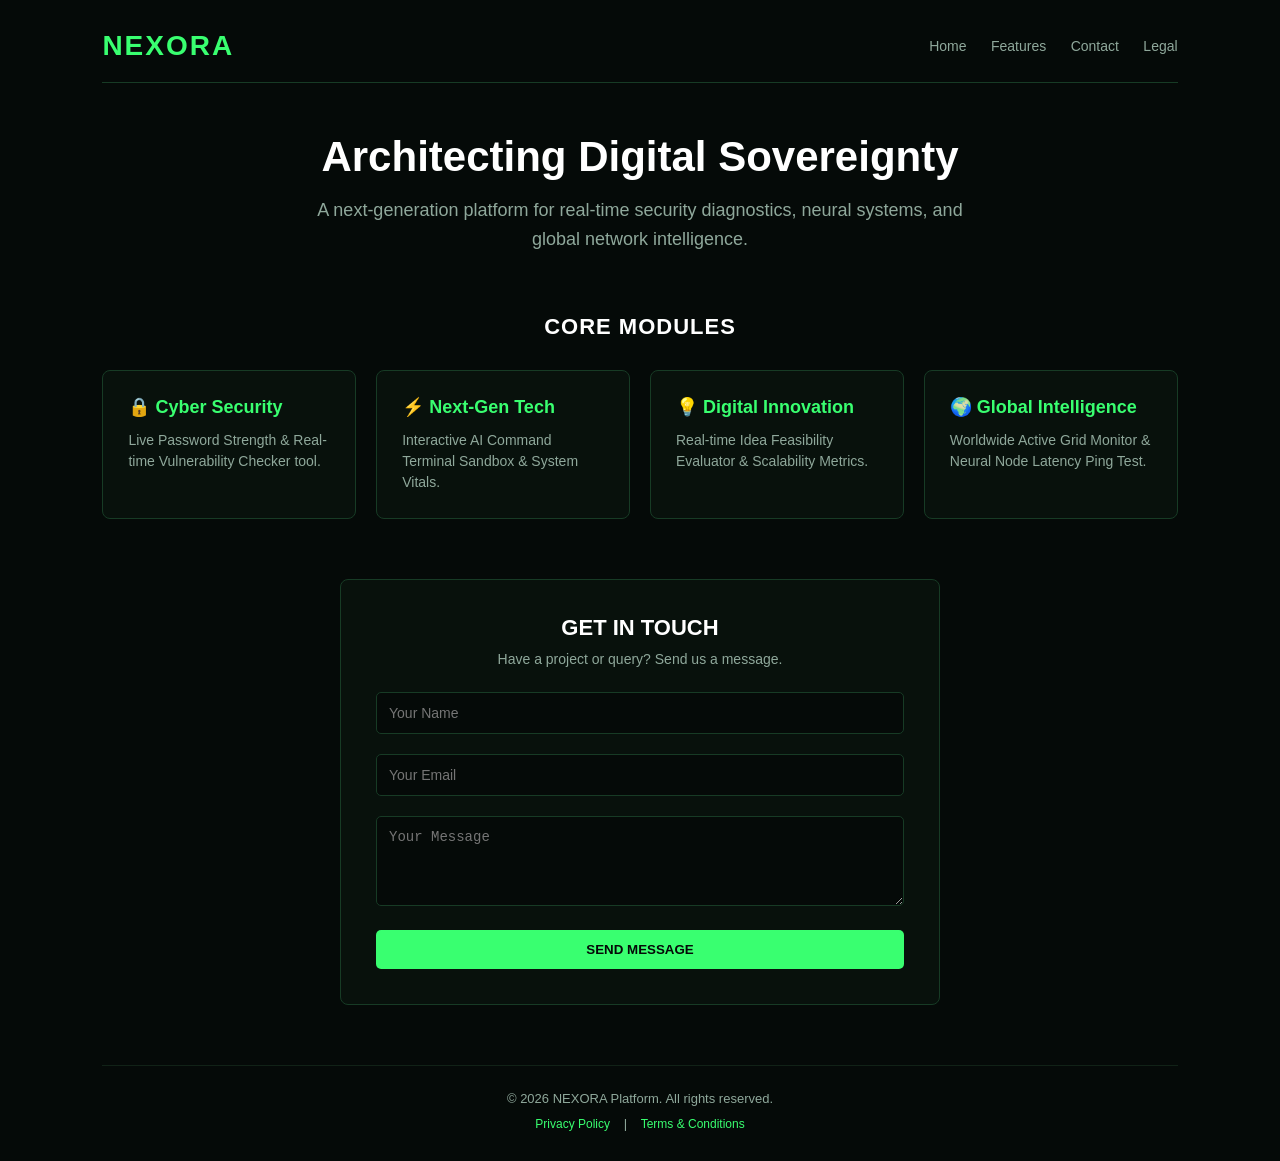
<file: index.html>
<!DOCTYPE html>
<html lang="en">
<head>
    <meta charset="UTF-8">
    <meta name="viewport" content="width=device-width, initial-scale=1.0">
    <title>NEXORA | Cyber Tech Platform</title>
    <style>
        * { margin: 0; padding: 0; box-sizing: border-box; }
        body { background: #050a08; color: #eaffea; font-family: Arial, sans-serif; min-height: 100vh; padding: 30px 8%; }
        
        nav { display: flex; justify-content: space-between; align-items: center; margin-bottom: 50px; border-bottom: 1px solid #173b25; padding-bottom: 20px; }
        .logo { font-size: 28px; font-weight: bold; color: #39ff70; letter-spacing: 2px; }
        .nav-links a { color: #8fa89b; text-decoration: none; margin-left: 20px; font-size: 14px; transition: 0.3s; }
        .nav-links a:hover { color: #39ff70; }

        .hero { text-align: center; margin-bottom: 60px; }
        .hero h1 { font-size: 42px; color: #ffffff; margin-bottom: 15px; }
        .hero p { color: #8fa89b; font-size: 18px; max-width: 650px; margin: 0 auto; line-height: 1.6; }

        .section-title { font-size: 22px; color: #ffffff; text-align: center; margin-bottom: 30px; letter-spacing: 1px; }

        .grid-container { display: grid; grid-template-columns: repeat(auto-fit, minmax(250px, 1fr)); gap: 20px; margin-bottom: 60px; }
        
        .card { background: #08110c; border: 1px solid #173b25; border-radius: 8px; padding: 25px; text-decoration: none; color: inherit; transition: all 0.3s ease; display: block; }
        .card:hover { border-color: #39ff70; transform: translateY(-5px); box-shadow: 0 5px 15px rgba(57, 255, 112, 0.1); }
        .card h3 { color: #39ff70; font-size: 18px; margin-bottom: 12px; }
        .card p { color: #8fa89b; font-size: 14px; line-height: 1.5; }

        /* Contact Section Style */
        .contact-section { background: #08110c; border: 1px solid #173b25; border-radius: 8px; padding: 35px; max-width: 600px; margin: 0 auto 60px auto; }
        .contact-section h2 { color: #ffffff; text-align: center; font-size: 22px; margin-bottom: 10px; }
        .contact-section p { color: #8fa89b; text-align: center; font-size: 14px; margin-bottom: 25px; }
        .form-group { margin-bottom: 20px; }
        .form-group input, .form-group textarea { width: 100%; padding: 12px; background: #050a08; border: 1px solid #173b25; border-radius: 5px; color: #eaffea; font-size: 14px; }
        .form-group input:focus, .form-group textarea:focus { border-color: #39ff70; outline: none; }
        .submit-btn { width: 100%; background: #39ff70; color: #050a08; border: none; padding: 12px; font-weight: bold; border-radius: 5px; cursor: pointer; transition: 0.3s; }
        .submit-btn:hover { background: #2ecc61; box-shadow: 0 0 10px rgba(57, 255, 112, 0.3); }

        footer { text-align: center; color: #8fa89b; font-size: 13px; padding-top: 25px; border-top: 1px solid #112217; }
        .footer-links { margin-top: 10px; }
        .footer-links a { color: #39ff70; text-decoration: none; margin: 0 10px; font-size: 12px; }
        .footer-links a:hover { text-decoration: underline; }
    </style>
</head>
<body>

    <nav>
        <div class="logo">NEXORA</div>
        <div class="nav-links">
            <a href="index.html">Home</a>
            <a href="#features">Features</a>
            <a href="#contact">Contact</a>
            <a href="privacy-terms.html">Legal</a>
        </div>
    </nav>

    <div class="hero">
        <h1>Architecting Digital Sovereignty</h1>
        <p>A next-generation platform for real-time security diagnostics, neural systems, and global network intelligence.</p>
    </div>

    <h2 class="section-title" id="features">CORE MODULES</h2>

    <div class="grid-container">
        <a href="cyber-security.html" class="card">
            <h3>🔒 Cyber Security</h3>
            <p>Live Password Strength & Real-time Vulnerability Checker tool.</p>
        </a>

        <a href="next-gen-tech.html" class="card">
            <h3>⚡ Next-Gen Tech</h3>
            <p>Interactive AI Command Terminal Sandbox & System Vitals.</p>
        </a>

        <a href="digital-innovation.html" class="card">
            <h3>💡 Digital Innovation</h3>
            <p>Real-time Idea Feasibility Evaluator & Scalability Metrics.</p>
        </a>

        <a href="global-intelligence.html" class="card">
            <h3>🌍 Global Intelligence</h3>
            <p>Worldwide Active Grid Monitor & Neural Node Latency Ping Test.</p>
        </a>
    </div>

    <!-- Contact Section -->
    <div class="contact-section" id="contact">
        <h2>GET IN TOUCH</h2>
        <p>Have a project or query? Send us a message.</p>
        <form onsubmit="event.preventDefault(); alert('Message sent successfully!');">
            <div class="form-group">
                <input type="text" placeholder="Your Name" required>
            </div>
            <div class="form-group">
                <input type="email" placeholder="Your Email" required>
            </div>
            <div class="form-group">
                <textarea rows="4" placeholder="Your Message" required></textarea>
            </div>
            <button type="submit" class="submit-btn">SEND MESSAGE</button>
        </form>
    </div>

    <footer>
        <div>&copy; 2026 NEXORA Platform. All rights reserved.</div>
        <div class="footer-links">
            <a href="privacy-terms.html">Privacy Policy</a> | 
            <a href="privacy-terms.html">Terms & Conditions</a>
        </div>
    </footer>

</body>
</html>
</file>
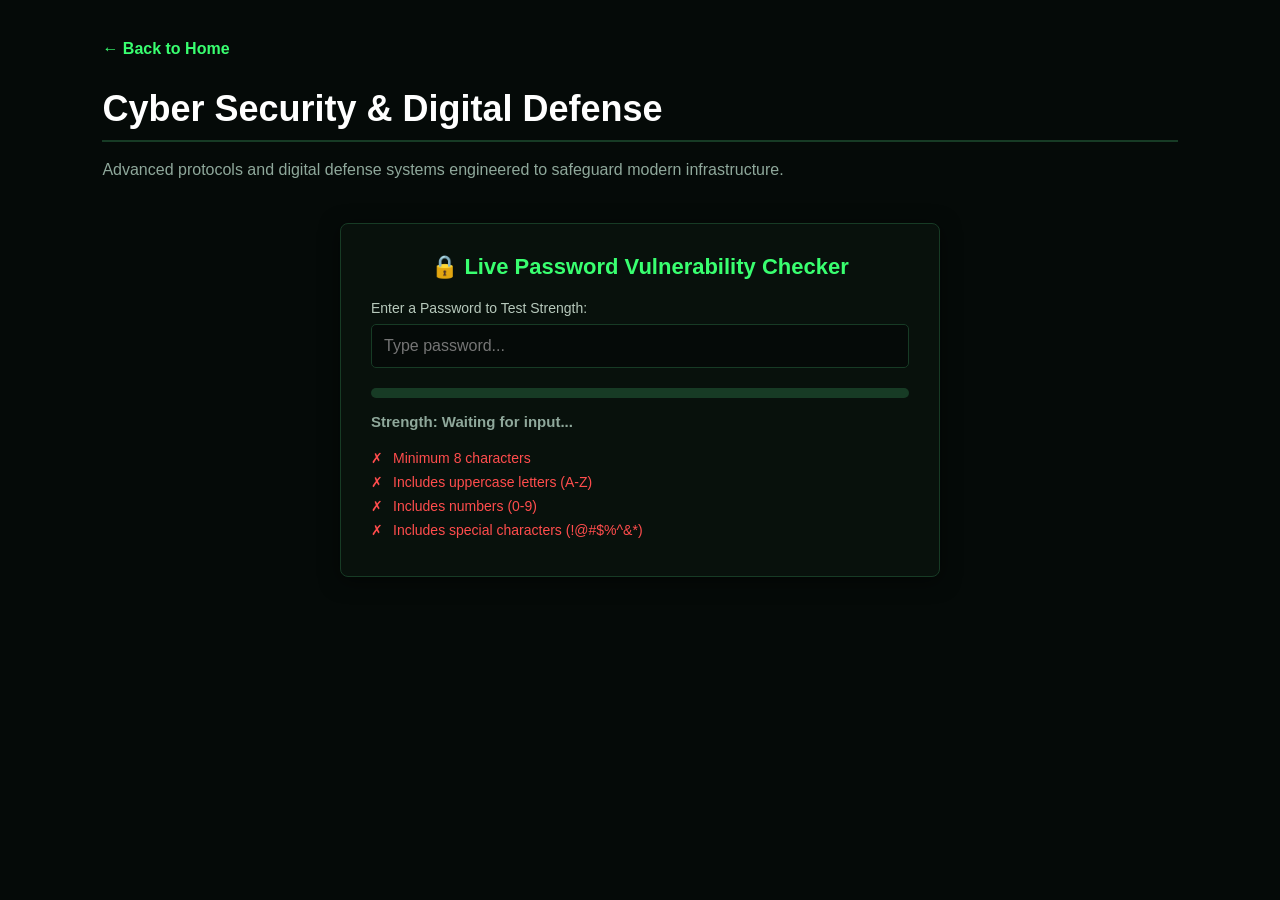
<file: cyber-security.html>
<!DOCTYPE html>
<html lang="en">
<head>
    <meta charset="UTF-8">
    <meta name="viewport" content="width=device-width, initial-scale=1.0">
    <title>Cyber Security | NEXORA</title>
    <style>
        * { margin: 0; padding: 0; box-sizing: border-box; }
        body { background: #050a08; color: #eaffea; font-family: Arial, sans-serif; min-height: 100vh; padding: 40px 8%; }
        .back-btn { display: inline-block; color: #39ff70; text-decoration: none; margin-bottom: 30px; font-weight: bold; }
        .back-btn:hover { text-decoration: underline; }
        h1 { font-size: 36px; color: #ffffff; margin-bottom: 15px; border-bottom: 2px solid #173b25; padding-bottom: 10px; }
        p { color: #8fa89b; font-size: 16px; line-height: 1.6; margin-bottom: 40px; }
        
        .tool-card { background: #08110c; border: 1px solid #173b25; border-radius: 8px; padding: 30px; max-width: 600px; margin: 0 auto; box-shadow: 0 4px 20px rgba(0,0,0,0.5); }
        .tool-card h2 { color: #39ff70; font-size: 22px; margin-bottom: 20px; text-align: center; }
        .input-group { margin-bottom: 20px; }
        .input-group label { display: block; color: #b7c9bc; font-size: 14px; margin-bottom: 8px; }
        .input-group input { width: 100%; padding: 12px; background: #050a08; border: 1px solid #173b25; border-radius: 5px; color: #39ff70; font-size: 16px; outline: none; }
        .input-group input:focus { border-color: #39ff70; }
        
        .meter { height: 10px; width: 100%; background: #173b25; border-radius: 5px; overflow: hidden; margin-bottom: 15px; }
        .meter-fill { height: 100%; width: 0%; transition: width 0.3s, background-color 0.3s; }
        
        .status-text { font-size: 15px; font-weight: bold; margin-bottom: 20px; }
        .rules { list-style: none; font-size: 14px; color: #8fa89b; }
        .rules li { margin-bottom: 8px; display: flex; align-items: center; gap: 10px; }
        .rules li.valid { color: #39ff70; }
        .rules li.invalid { color: #ff4d4d; }
    </style>
</head>
<body>
    <a href="index.html" class="back-btn">&#8592; Back to Home</a>
    <h1>Cyber Security & Digital Defense</h1>
    <p>Advanced protocols and digital defense systems engineered to safeguard modern infrastructure.</p>

    <div class="tool-card">
        <h2>&#128274; Live Password Vulnerability Checker</h2>
        <div class="input-group">
            <label for="pwd">Enter a Password to Test Strength:</label>
            <input type="password" id="pwd" placeholder="Type password..." />
        </div>

        <div class="meter">
            <div id="meter-fill" class="meter-fill"></div>
        </div>
        <div id="status" class="status-text" style="color: #8fa89b;">Strength: Waiting for input...</div>

        <ul class="rules">
            <li id="rule-len" class="invalid"><span>&#10007;</span> Minimum 8 characters</li>
            <li id="rule-upper" class="invalid"><span>&#10007;</span> Includes uppercase letters (A-Z)</li>
            <li id="rule-num" class="invalid"><span>&#10007;</span> Includes numbers (0-9)</li>
            <li id="rule-spec" class="invalid"><span>&#10007;</span> Includes special characters (!@#$%^&*)</li>
        </ul>
    </div>

    <script>
        const pwdInput = document.getElementById('pwd');
        const fill = document.getElementById('meter-fill');
        const status = document.getElementById('status');

        pwdInput.addEventListener('input', function() {
            const val = pwdInput.value;
            let score = 0;
            
            const hasLen = val.length >= 8;
            const hasUpper = /[A-Z]/.test(val);
            const hasNum = /[0-9]/.test(val);
            const hasSpec = /[^A-Za-z0-9]/.test(val);

            updateRule('rule-len', hasLen, 'Minimum 8 characters');
            updateRule('rule-upper', hasUpper, 'Includes uppercase letters (A-Z)');
            updateRule('rule-num', hasNum, 'Includes numbers (0-9)');
            updateRule('rule-spec', hasSpec, 'Includes special characters (!@#$%^&*)');

            if (hasLen) score++;
            if (hasUpper) score++;
            if (hasNum) score++;
            if (hasSpec) score++;

            if (val.length === 0) {
                fill.style.width = '0%';
                status.innerText = 'Strength: Waiting for input...';
                status.style.color = '#8fa89b';
            } else if (score <= 1) {
                fill.style.width = '25%';
                fill.style.backgroundColor = '#ff4d4d';
                status.innerText = 'Strength: WEAK (High Vulnerability)';
                status.style.color = '#ff4d4d';
            } else if (score <= 3) {
                fill.style.width = '65%';
                fill.style.backgroundColor = '#ffaa00';
                status.innerText = 'Strength: MEDIUM (Moderate Security)';
                status.style.color = '#ffaa00';
            } else {
                fill.style.width = '100%';
                fill.style.backgroundColor = '#39ff70';
                status.innerText = 'Strength: STRONG (High Security)';
                status.style.color = '#39ff70';
            }
        });

        function updateRule(id, isValid, text) {
            const el = document.getElementById(id);
            if (isValid) {
                el.className = 'valid';
                el.innerHTML = '<span>&#10003;</span> ' + text;
            } else {
                el.className = 'invalid';
                el.innerHTML = '<span>&#10007;</span> ' + text;
            }
        }
    </script>
</body>
</html>
</file>
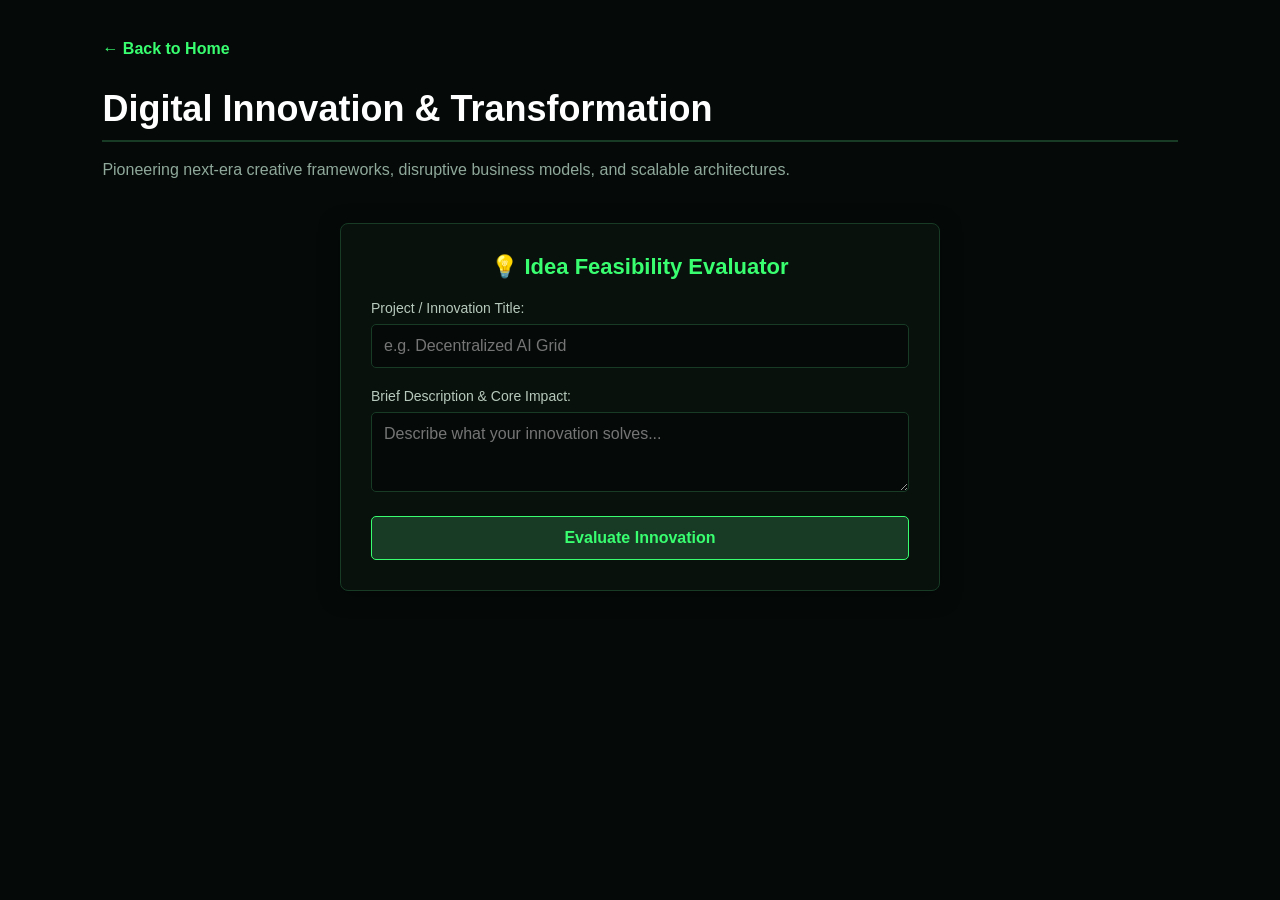
<file: digital-innovation.html>
<!DOCTYPE html>
<html lang="en">
<head>
    <meta charset="UTF-8">
    <meta name="viewport" content="width=device-width, initial-scale=1.0">
    <title>Digital Innovation | NEXORA</title>
    <style>
        * { margin: 0; padding: 0; box-sizing: border-box; }
        body { background: #050a08; color: #eaffea; font-family: Arial, sans-serif; min-height: 100vh; padding: 40px 8%; }
        .back-btn { display: inline-block; color: #39ff70; text-decoration: none; margin-bottom: 30px; font-weight: bold; }
        .back-btn:hover { text-decoration: underline; }
        h1 { font-size: 36px; color: #ffffff; margin-bottom: 15px; border-bottom: 2px solid #173b25; padding-bottom: 10px; }
        p { color: #8fa89b; font-size: 16px; line-height: 1.6; margin-bottom: 40px; }
        
        .tool-card { background: #08110c; border: 1px solid #173b25; border-radius: 8px; padding: 30px; max-width: 600px; margin: 0 auto; box-shadow: 0 4px 20px rgba(0,0,0,0.5); }
        .tool-card h2 { color: #39ff70; font-size: 22px; margin-bottom: 20px; text-align: center; }
        .input-group { margin-bottom: 20px; }
        .input-group label { display: block; color: #b7c9bc; font-size: 14px; margin-bottom: 8px; }
        .input-group input, .input-group textarea { width: 100%; padding: 12px; background: #050a08; border: 1px solid #173b25; border-radius: 5px; color: #39ff70; font-size: 16px; outline: none; font-family: Arial, sans-serif; }
        .input-group input:focus, .input-group textarea:focus { border-color: #39ff70; }
        
        .submit-btn { width: 100%; background: #173b25; border: 1px solid #39ff70; color: #39ff70; padding: 12px; border-radius: 5px; cursor: pointer; font-size: 16px; font-weight: bold; transition: 0.3s; }
        .submit-btn:hover { background: #39ff70; color: #050a08; }
        
        .result-box { margin-top: 25px; padding: 15px; background: #050a08; border: 1px dashed #173b25; border-radius: 5px; display: none; }
        .result-box h3 { color: #39ff70; font-size: 16px; margin-bottom: 8px; }
        .result-box p { color: #eaffea; font-size: 14px; margin-bottom: 0; }
    </style>
</head>
<body>
    <a href="index.html" class="back-btn">&#8592; Back to Home</a>
    <h1>Digital Innovation & Transformation</h1>
    <p>Pioneering next-era creative frameworks, disruptive business models, and scalable architectures.</p>

    <div class="tool-card">
        <h2>&#128161; Idea Feasibility Evaluator</h2>
        <div class="input-group">
            <label for="idea-title">Project / Innovation Title:</label>
            <input type="text" id="idea-title" placeholder="e.g. Decentralized AI Grid" />
        </div>
        <div class="input-group">
            <label for="idea-desc">Brief Description & Core Impact:</label>
            <textarea id="idea-desc" rows="3" placeholder="Describe what your innovation solves..."></textarea>
        </div>
        <button id="eval-btn" class="submit-btn">Evaluate Innovation</button>

        <div id="result-box" class="result-box">
            <h3 id="res-title">Evaluation Report</h3>
            <p id="res-desc">Processing metrics...</p>
        </div>
    </div>

    <script>
        const evalBtn = document.getElementById('eval-btn');
        const ideaTitle = document.getElementById('idea-title');
        const ideaDesc = document.getElementById('idea-desc');
        const resultBox = document.getElementById('result-box');
        const resTitle = document.getElementById('res-title');
        const resDesc = document.getElementById('res-desc');

        evalBtn.addEventListener('click', function() {
            const title = ideaTitle.value.trim();
            const desc = ideaDesc.value.trim();

            if (!title || !desc) {
                alert('कृपया प्रोजेक्टको नाम र विवरण दुवै भर्नुहोस्!');
                return;
            }

            resultBox.style.display = 'block';
            resTitle.innerText = 'Analyzing: ' + title;
            resDesc.innerText = 'Calculating scalability, market disruption index, and technological viability...';

            setTimeout(() => {
                const score = Math.floor(Math.random() * 15) + 85; // 85 to 99 high score
                resTitle.innerText = '✔ Feasibility Score: ' + score + '% (High Potential)';
                resDesc.innerText = 'Project "' + title + '" demonstrates exceptional market readiness, strong architecture alignment, and high disruptive impact.';
            }, 1200);
        });
    </script>
</body>
</html>
</file>
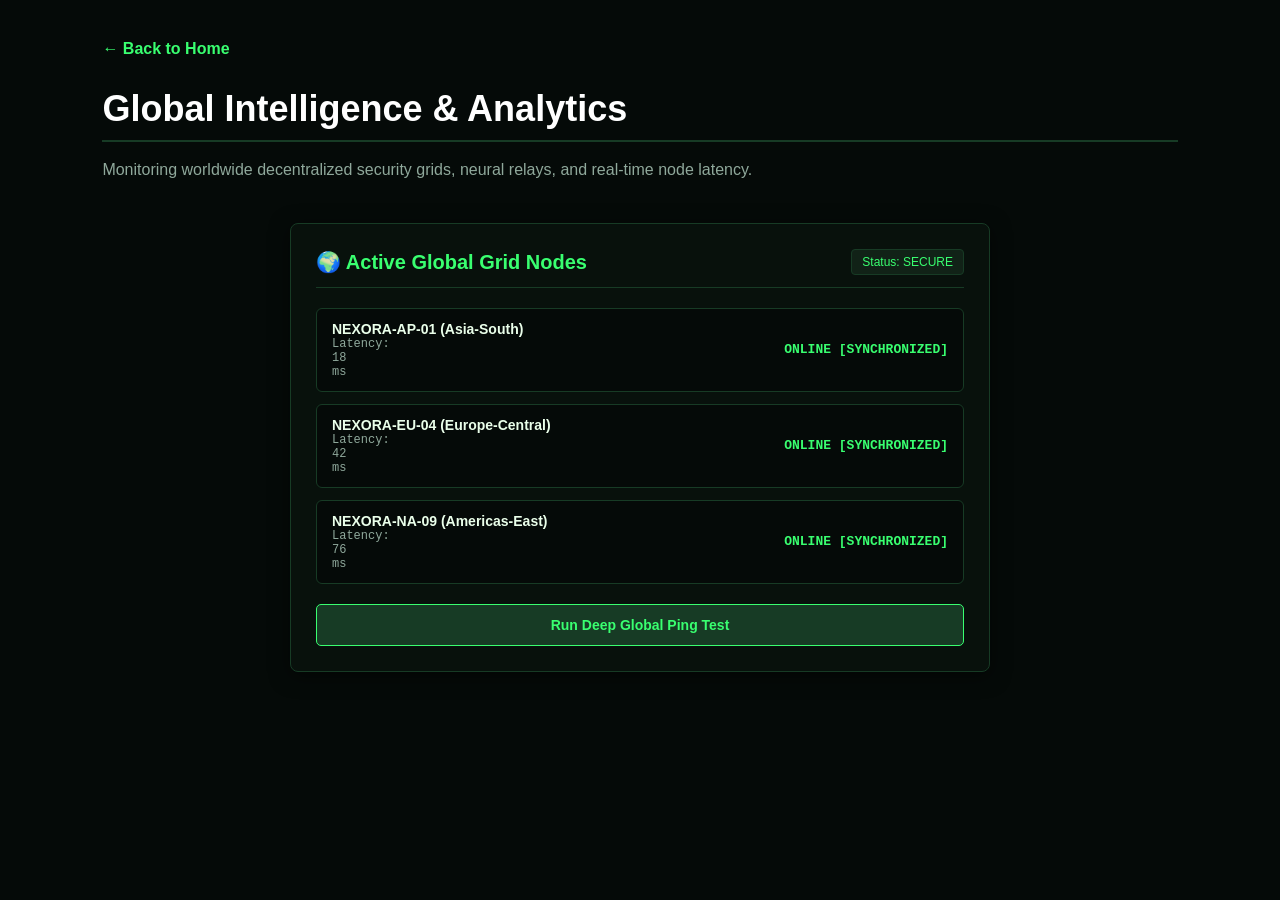
<file: global-intelligence.html>
<!DOCTYPE html>
<html lang="en">
<head>
    <meta charset="UTF-8">
    <meta name="viewport" content="width=device-width, initial-scale=1.0">
    <title>Global Intelligence | NEXORA</title>
    <style>
        * { margin: 0; padding: 0; box-sizing: border-box; }
        body { background: #050a08; color: #eaffea; font-family: 'Courier New', Courier, monospace; min-height: 100vh; padding: 40px 8%; }
        .back-btn { display: inline-block; color: #39ff70; text-decoration: none; margin-bottom: 30px; font-weight: bold; font-family: Arial, sans-serif; }
        .back-btn:hover { text-decoration: underline; }
        h1 { font-size: 36px; color: #ffffff; margin-bottom: 15px; border-bottom: 2px solid #173b25; padding-bottom: 10px; font-family: Arial, sans-serif; }
        p { color: #8fa89b; font-size: 16px; line-height: 1.6; margin-bottom: 40px; font-family: Arial, sans-serif; }
        
        .intel-card { background: #08110c; border: 1px solid #173b25; border-radius: 8px; padding: 25px; max-width: 700px; margin: 0 auto; box-shadow: 0 4px 20px rgba(0,0,0,0.5); }
        .intel-header { display: flex; justify-content: space-between; align-items: center; margin-bottom: 20px; border-bottom: 1px solid #173b25; padding-bottom: 12px; font-family: Arial, sans-serif; }
        .intel-header h2 { color: #39ff70; font-size: 20px; }
        .status-badge { background: #112217; color: #39ff70; padding: 5px 10px; border-radius: 4px; font-size: 12px; border: 1px solid #173b25; }
        
        .node-grid { display: flex; flex-direction: column; gap: 12px; margin-bottom: 20px; }
        .node-item { background: #050a08; border: 1px solid #173b25; padding: 12px 15px; border-radius: 6px; display: flex; justify-content: space-between; align-items: center; }
        .node-info span { display: block; }
        .node-name { color: #eaffea; font-weight: bold; font-size: 14px; font-family: Arial, sans-serif; }
        .node-loc { color: #8fa89b; font-size: 12px; }
        .node-status { color: #39ff70; font-size: 13px; font-weight: bold; }
        
        .action-btn { width: 100%; background: #173b25; border: 1px solid #39ff70; color: #39ff70; padding: 12px; border-radius: 5px; cursor: pointer; font-size: 14px; font-weight: bold; font-family: Arial, sans-serif; }
        .action-btn:hover { background: #39ff70; color: #050a08; }
    </style>
</head>
<body>
    <a href="index.html" class="back-btn">&#8592; Back to Home</a>
    <h1>Global Intelligence & Analytics</h1>
    <p>Monitoring worldwide decentralized security grids, neural relays, and real-time node latency.</p>

    <div class="intel-card">
        <div class="intel-header">
            <h2>🌍 Active Global Grid Nodes</h2>
            <span class="status-badge" id="grid-status">Status: SECURE</span>
        </div>
        
        <div class="node-grid">
            <div class="node-item">
                <div class="node-info">
                    <span class="node-name">NEXORA-AP-01 (Asia-South)</span>
                    <span class="node-loc">Latency: <span id="lat-1">18</span>ms</span>
                </div>
                <div class="node-status" id="st-1">ONLINE [SYNCHRONIZED]</div>
            </div>
            <div class="node-item">
                <div class="node-info">
                    <span class="node-name">NEXORA-EU-04 (Europe-Central)</span>
                    <span class="node-loc">Latency: <span id="lat-2">42</span>ms</span>
                </div>
                <div class="node-status" id="st-2">ONLINE [SYNCHRONIZED]</div>
            </div>
            <div class="node-item">
                <div class="node-info">
                    <span class="node-name">NEXORA-NA-09 (Americas-East)</span>
                    <span class="node-loc">Latency: <span id="lat-3">76</span>ms</span>
                </div>
                <div class="node-status" id="st-3">ONLINE [SYNCHRONIZED]</div>
            </div>
        </div>

        <button id="ping-btn" class="action-btn">Run Deep Global Ping Test</button>
    </div>

    <script>
        const pingBtn = document.getElementById('ping-btn');
        const gridStatus = document.getElementById('grid-status');
        const lat1 = document.getElementById('lat-1');
        const lat2 = document.getElementById('lat-2');
        const lat3 = document.getElementById('lat-3');

        pingBtn.addEventListener('click', function() {
            gridStatus.innerText = 'Status: PINGING...';
            gridStatus.style.color = '#ffaa00';
            
            setTimeout(() => {
                lat1.innerText = Math.floor(Math.random() * 10) + 12;
                lat2.innerText = Math.floor(Math.random() * 15) + 35;
                lat3.innerText = Math.floor(Math.random() * 20) + 65;
                
                gridStatus.innerText = 'Status: OPTIMAL';
                gridStatus.style.color = '#39ff70';
            }, 1000);
        });
    </script>
</body>
</html>
</file>
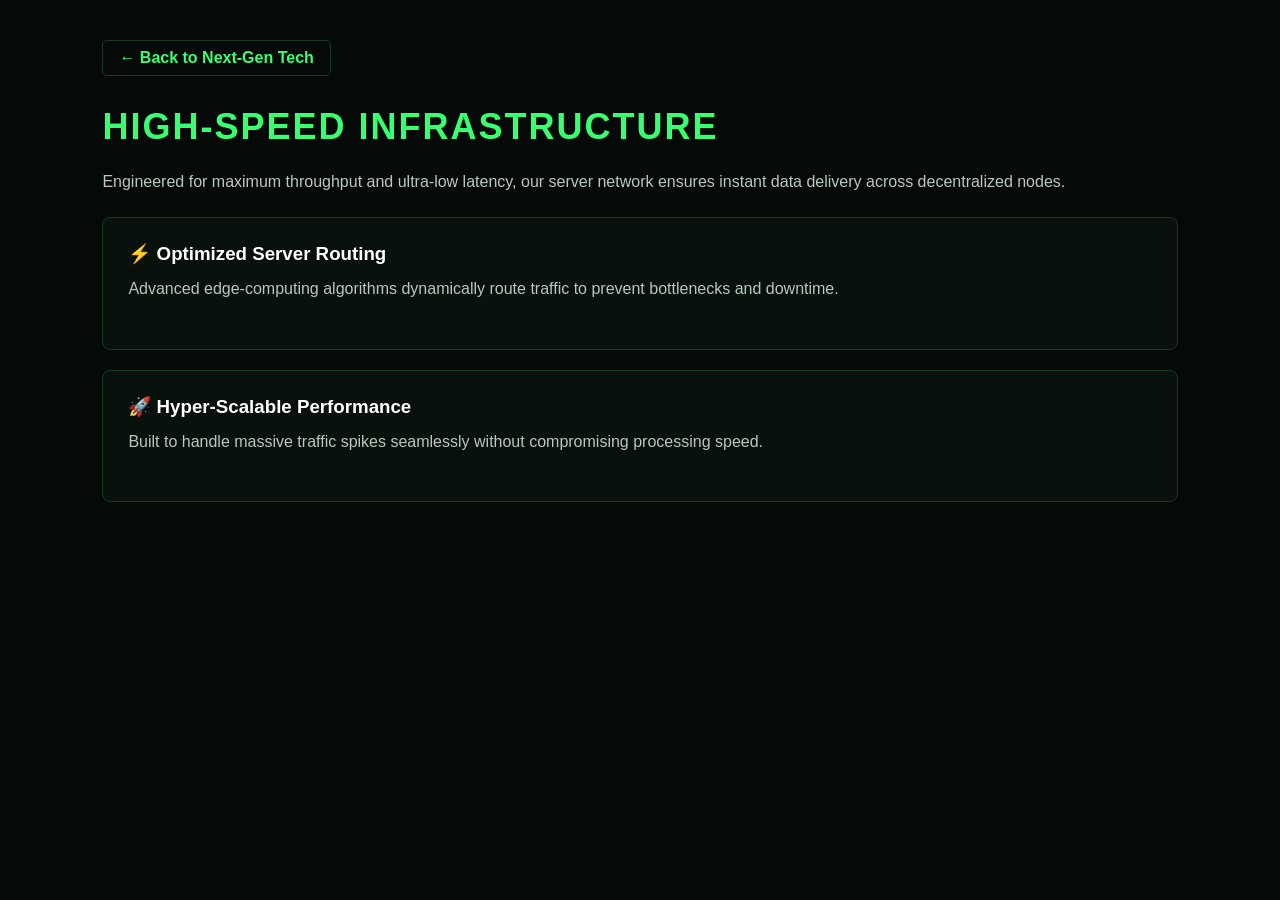
<file: high-speed.html>
<!DOCTYPE html>
<html lang="en">
<head>
    <meta charset="UTF-8">
    <meta name="viewport" content="width=device-width, initial-scale=1.0">
    <title>High-Speed Infrastructure | NEXORA</title>
    <style>
        * { margin: 0; padding: 0; box-sizing: border-box; }
        body { background: #050a08; color: #eaffea; font-family: Arial, sans-serif; min-height: 100vh; padding: 40px 8%; }
        .back-btn { display: inline-block; color: #39ff70; text-decoration: none; margin-bottom: 30px; font-weight: bold; border: 1px solid #173b25; padding: 8px 16px; border-radius: 5px; }
        .back-btn:hover { background: rgba(57, 255, 112, 0.1); }
        h1 { color: #39ff70; font-size: 36px; margin-bottom: 20px; letter-spacing: 2px; }
        p { color: #b7c9bc; line-height: 1.8; font-size: 16px; margin-bottom: 20px; }
        .box { background: #08110c; border: 1px solid #173b25; padding: 25px; border-radius: 8px; margin-top: 20px; }
        .box h3 { color: #ffffff; margin-bottom: 10px; }
    </style>
</head>
<body>
    <a href="next-gen-tech.html" class="back-btn">← Back to Next-Gen Tech</a>
    <h1>HIGH-SPEED INFRASTRUCTURE</h1>
    <p>Engineered for maximum throughput and ultra-low latency, our server network ensures instant data delivery across decentralized nodes.</p>
    
    <div class="box">
        <h3>⚡ Optimized Server Routing</h3>
        <p>Advanced edge-computing algorithms dynamically route traffic to prevent bottlenecks and downtime.</p>
    </div>
    <div class="box">
        <h3>🚀 Hyper-Scalable Performance</h3>
        <p>Built to handle massive traffic spikes seamlessly without compromising processing speed.</p>
    </div>
</body>
</html>
</file>
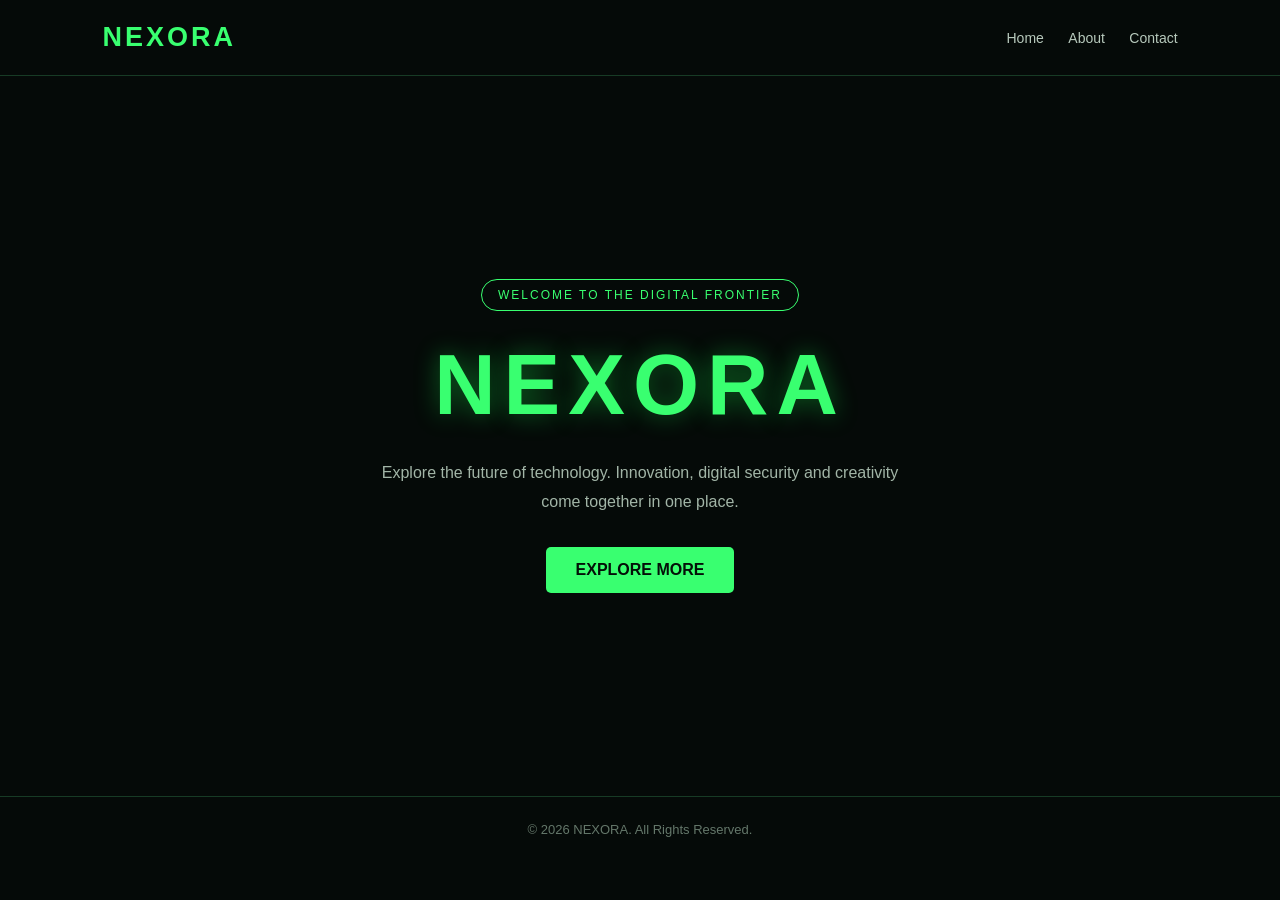
<file: index-v1-backup.html>
<!DOCTYPE html>
<html lang="en">
<head>
<meta charset="UTF-8">
<meta name="viewport" content="width=device-width, initial-scale=1.0">

<title>NEXORA | Cyber Technology</title>
<meta name="description" content="NEXORA - Explore the future of cyber technology, digital security and innovation.">

<style>
* {
    margin: 0;
    padding: 0;
    box-sizing: border-box;
}

body {
    background: #050a08;
    color: #eaffea;
    font-family: Arial, sans-serif;
    min-height: 100vh;
}

header {
    display: flex;
    justify-content: space-between;
    align-items: center;
    padding: 22px 8%;
    border-bottom: 1px solid #173b25;
}

.logo {
    color: #39ff70;
    font-size: 27px;
    font-weight: bold;
    letter-spacing: 3px;
}

nav a {
    color: #b7c9bc;
    text-decoration: none;
    margin-left: 20px;
    font-size: 14px;
}

nav a:hover {
    color: #39ff70;
}

.hero {
    min-height: 80vh;
    display: flex;
    flex-direction: column;
    justify-content: center;
    align-items: center;
    text-align: center;
    padding: 30px 20px;
}

.tag {
    color: #39ff70;
    border: 1px solid #39ff70;
    padding: 8px 16px;
    border-radius: 30px;
    font-size: 12px;
    letter-spacing: 2px;
}

h1 {
    font-size: clamp(45px, 10vw, 85px);
    margin: 25px 0;
    letter-spacing: 8px;
    color: #39ff70;
    text-shadow: 0 0 25px #16ff5060;
}

.hero p {
    max-width: 550px;
    color: #a2b5a7;
    line-height: 1.8;
}

.btn {
    display: inline-block;
    margin-top: 30px;
    padding: 14px 30px;
    background: #39ff70;
    color: #041008;
    text-decoration: none;
    font-weight: bold;
    border-radius: 5px;
}

.btn:hover {
    box-shadow: 0 0 25px #39ff70;
}

footer {
    text-align: center;
    padding: 25px;
    border-top: 1px solid #173b25;
    color: #64776a;
    font-size: 13px;
}

@media(max-width: 600px) {
    header {
        flex-direction: column;
        gap: 18px;
    }

    nav a {
        margin: 0 8px;
    }

    h1 {
        letter-spacing: 4px;
    }
}
</style>
</head>

<body>

<header>
    <div class="logo">NEXORA</div>

    <nav>
        <a href="#">Home</a>
        <a href="#about">About</a>
        <a href="#contact">Contact</a>
    </nav>
</header>

<section class="hero">

    <div class="tag">WELCOME TO THE DIGITAL FRONTIER</div>

    <h1>NEXORA</h1>

    <p>
        Explore the future of technology.
        Innovation, digital security and creativity
        come together in one place.
    </p>

    <a href="#about" class="btn">EXPLORE MORE</a>

</section>

<footer id="about">
    © 2026 NEXORA. All Rights Reserved.
</footer>

</body>
</html>
</file>
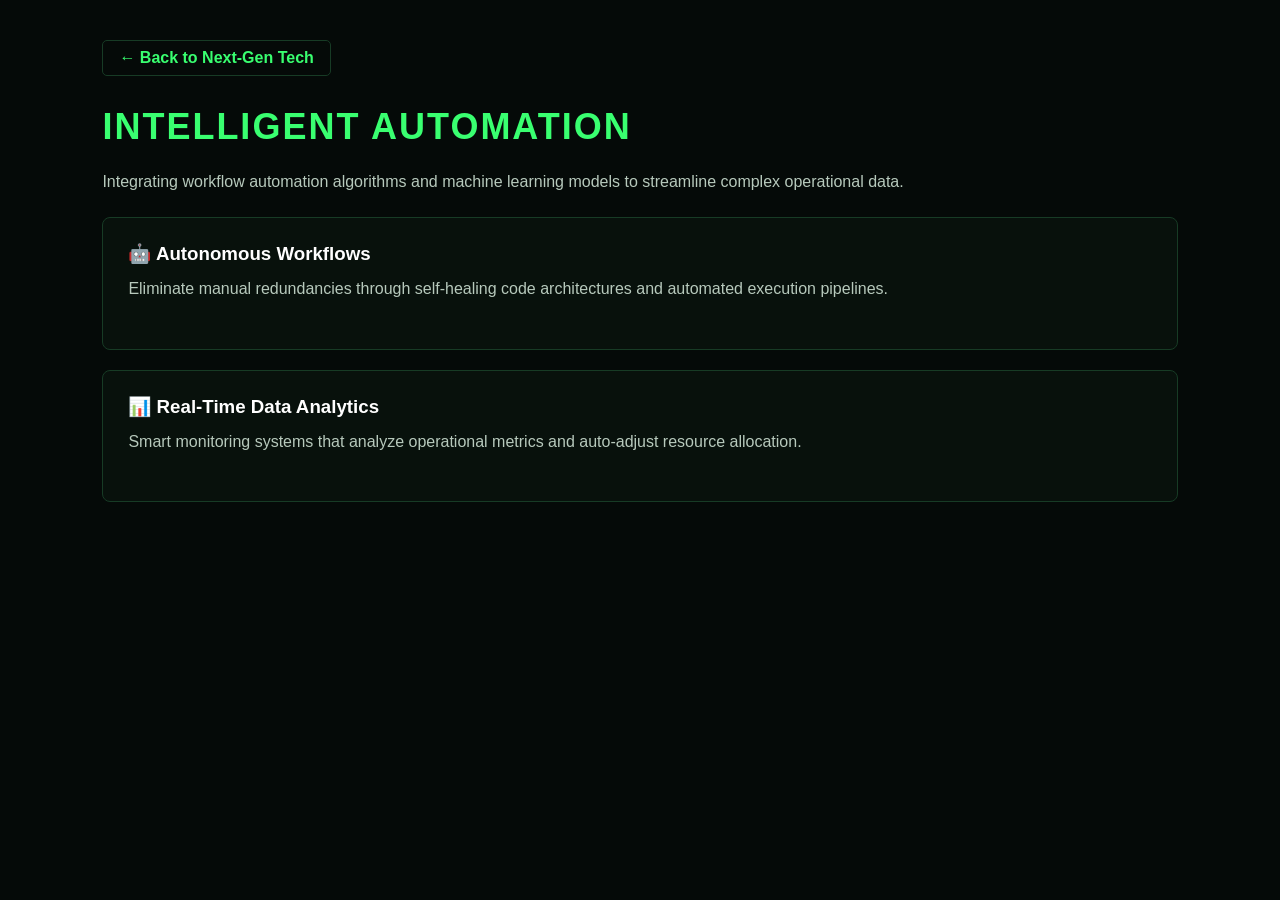
<file: intelligent-automation.html>
<!DOCTYPE html>
<html lang="en">
<head>
    <meta charset="UTF-8">
    <meta name="viewport" content="width=device-width, initial-scale=1.0">
    <title>Intelligent Automation | NEXORA</title>
    <style>
        * { margin: 0; padding: 0; box-sizing: border-box; }
        body { background: #050a08; color: #eaffea; font-family: Arial, sans-serif; min-height: 100vh; padding: 40px 8%; }
        .back-btn { display: inline-block; color: #39ff70; text-decoration: none; margin-bottom: 30px; font-weight: bold; border: 1px solid #173b25; padding: 8px 16px; border-radius: 5px; }
        .back-btn:hover { background: rgba(57, 255, 112, 0.1); }
        h1 { color: #39ff70; font-size: 36px; margin-bottom: 20px; letter-spacing: 2px; }
        p { color: #b7c9bc; line-height: 1.8; font-size: 16px; margin-bottom: 20px; }
        .box { background: #08110c; border: 1px solid #173b25; padding: 25px; border-radius: 8px; margin-top: 20px; }
        .box h3 { color: #ffffff; margin-bottom: 10px; }
    </style>
</head>
<body>
    <a href="next-gen-tech.html" class="back-btn">← Back to Next-Gen Tech</a>
    <h1>INTELLIGENT AUTOMATION</h1>
    <p>Integrating workflow automation algorithms and machine learning models to streamline complex operational data.</p>
    
    <div class="box">
        <h3>🤖 Autonomous Workflows</h3>
        <p>Eliminate manual redundancies through self-healing code architectures and automated execution pipelines.</p>
    </div>
    <div class="box">
        <h3>📊 Real-Time Data Analytics</h3>
        <p>Smart monitoring systems that analyze operational metrics and auto-adjust resource allocation.</p>
    </div>
</body>
</html>
</file>
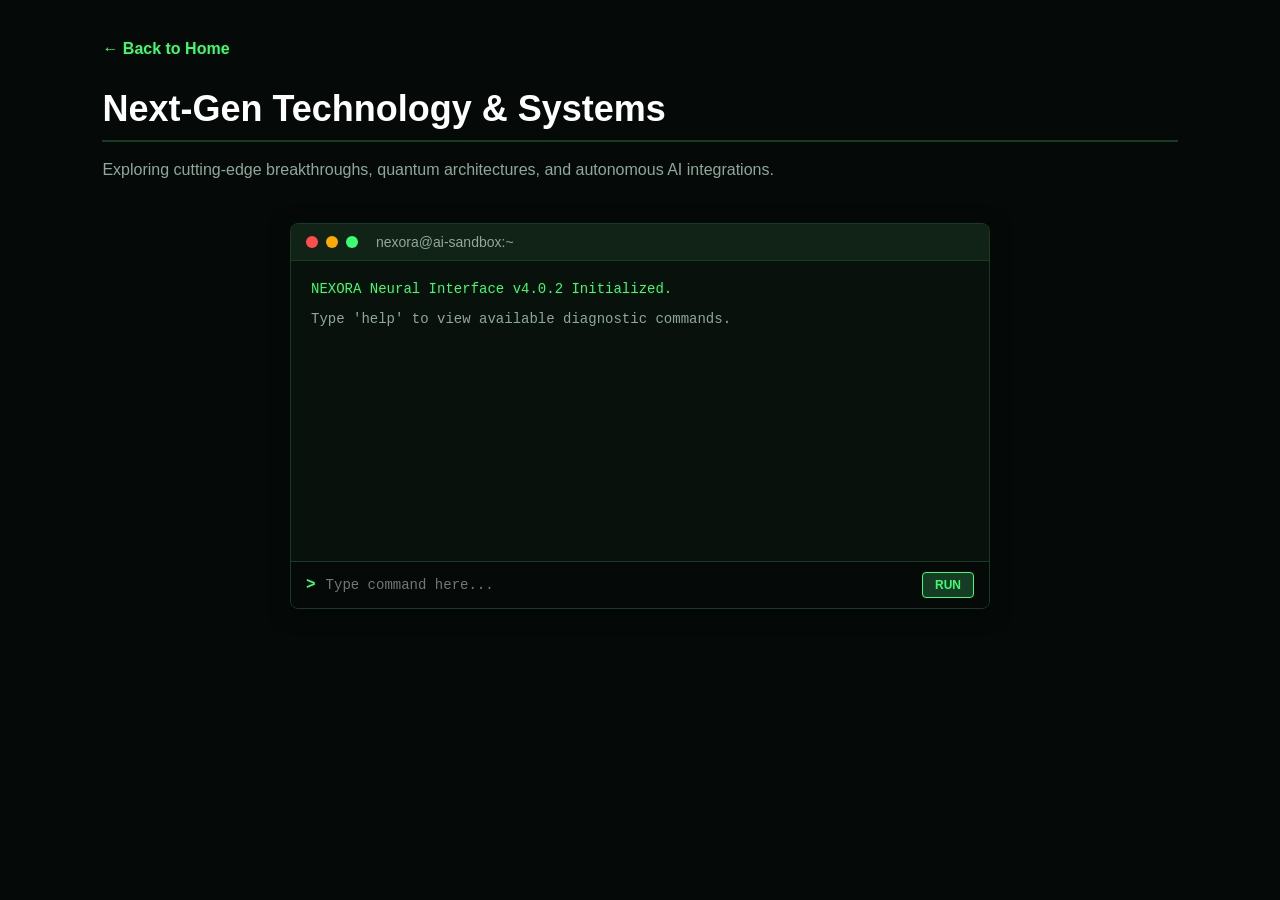
<file: next-gen-tech.html>
<!DOCTYPE html>
<html lang="en">
<head>
    <meta charset="UTF-8">
    <meta name="viewport" content="width=device-width, initial-scale=1.0">
    <title>Next-Gen Tech | NEXORA</title>
    <style>
        * { margin: 0; padding: 0; box-sizing: border-box; }
        body { background: #050a08; color: #eaffea; font-family: 'Courier New', Courier, monospace; min-height: 100vh; padding: 40px 8%; }
        .back-btn { display: inline-block; color: #39ff70; text-decoration: none; margin-bottom: 30px; font-weight: bold; font-family: Arial, sans-serif; }
        .back-btn:hover { text-decoration: underline; }
        h1 { font-size: 36px; color: #ffffff; margin-bottom: 15px; border-bottom: 2px solid #173b25; padding-bottom: 10px; font-family: Arial, sans-serif; }
        p { color: #8fa89b; font-size: 16px; line-height: 1.6; margin-bottom: 40px; font-family: Arial, sans-serif; }
        
        .terminal-card { background: #08110c; border: 1px solid #173b25; border-radius: 8px; max-width: 700px; margin: 0 auto; box-shadow: 0 4px 20px rgba(0,0,0,0.5); overflow: hidden; }
        .terminal-header { background: #112217; padding: 10px 15px; display: flex; align-items: center; gap: 8px; border-bottom: 1px solid #173b25; }
        .dot { width: 12px; height: 12px; border-radius: 50%; display: inline-block; }
        .dot-red { background: #ff4d4d; }
        .dot-yellow { background: #ffaa00; }
        .dot-green { background: #39ff70; }
        .terminal-title { margin-left: 10px; font-size: 14px; color: #8fa89b; font-family: Arial, sans-serif; }
        
        .terminal-body { padding: 20px; height: 300px; overflow-y: auto; font-size: 14px; color: #39ff70; display: flex; flex-direction: column; gap: 10px; }
        .log-line { margin-bottom: 4px; }
        .log-dim { color: #8fa89b; }
        
        .terminal-input-area { display: flex; border-top: 1px solid #173b25; background: #050a08; padding: 10px 15px; align-items: center; }
        .prompt-symbol { color: #39ff70; font-weight: bold; margin-right: 10px; }
        .terminal-input { background: transparent; border: none; outline: none; color: #eaffea; font-family: 'Courier New', Courier, monospace; font-size: 14px; flex-grow: 1; }
        .run-btn { background: #173b25; border: 1px solid #39ff70; color: #39ff70; padding: 5px 12px; border-radius: 4px; cursor: pointer; font-family: Arial, sans-serif; font-size: 12px; font-weight: bold; }
        .run-btn:active { background: #39ff70; color: #050a08; }
    </style>
</head>
<body>
    <a href="index.html" class="back-btn">&#8592; Back to Home</a>
    <h1>Next-Gen Technology & Systems</h1>
    <p>Exploring cutting-edge breakthroughs, quantum architectures, and autonomous AI integrations.</p>

    <div class="terminal-card">
        <div class="terminal-header">
            <span class="dot dot-red"></span>
            <span class="dot dot-yellow"></span>
            <span class="dot dot-green"></span>
            <span class="terminal-title">nexora@ai-sandbox:~</span>
        </div>
        <div id="terminal-body" class="terminal-body">
            <div class="log-line">NEXORA Neural Interface v4.0.2 Initialized.</div>
            <div class="log-line log-dim">Type 'help' to view available diagnostic commands.</div>
            <br>
        </div>
        <form id="term-form" class="terminal-input-area" onsubmit="return false;">
            <span class="prompt-symbol">&gt;</span>
            <input type="text" id="term-input" class="terminal-input" placeholder="Type command here..." autofocus autocomplete="off" />
            <button type="button" id="run-btn" class="run-btn">RUN</button>
        </form>
    </div>

    <script>
        const termBody = document.getElementById('terminal-body');
        const termInput = document.getElementById('term-input');
        const runBtn = document.getElementById('run-btn');

        function processCommand() {
            const cmd = termInput.value.trim().toLowerCase();
            if (!cmd) return;

            appendLog('> ' + cmd, '#eaffea');
            
            if (cmd === 'help') {
                appendLog('Available Commands:', '#39ff70');
                appendLog('  status    - Check core system vitals', '#8fa89b');
                appendLog('  scan      - Run deep security diagnostics', '#8fa89b');
                appendLog('  ai-connect- Establish secure quantum uplink', '#8fa89b');
                appendLog('  clear     - Clear terminal logs', '#8fa89b');
            } else if (cmd === 'status') {
                appendLog('[INFO] Core Temp: 32°C | Quantum Cores: 1024 Active | Status: Optimal', '#39ff70');
            } else if (cmd === 'scan') {
                appendLog('[SCANNING] Analyzing network sectors... No vulnerabilities detected.', '#39ff70');
            } else if (cmd === 'ai-connect') {
                appendLog('[SUCCESS] Connected to NEXORA Neural Network. AI Model online.', '#39ff70');
            } else if (cmd === 'clear') {
                termBody.innerHTML = '<div class="log-line">Terminal cleared. Type \'help\' for commands.</div><br>';
            } else {
                appendLog(`[ERROR] Command not recognized: '${cmd}'. Type 'help' for options.`, '#ff4d4d');
            }
            
            termInput.value = '';
            termBody.scrollTop = termBody.scrollHeight;
        }

        runBtn.addEventListener('click', processCommand);
        termInput.addEventListener('keypress', function(e) {
            if (e.key === 'Enter') {
                e.preventDefault();
                processCommand();
            }
        });

        function appendLog(text, color) {
            const div = document.createElement('div');
            div.className = 'log-line';
            div.style.color = color;
            div.innerText = text;
            termBody.appendChild(div);
        }
    </script>
</body>
</html>
</file>
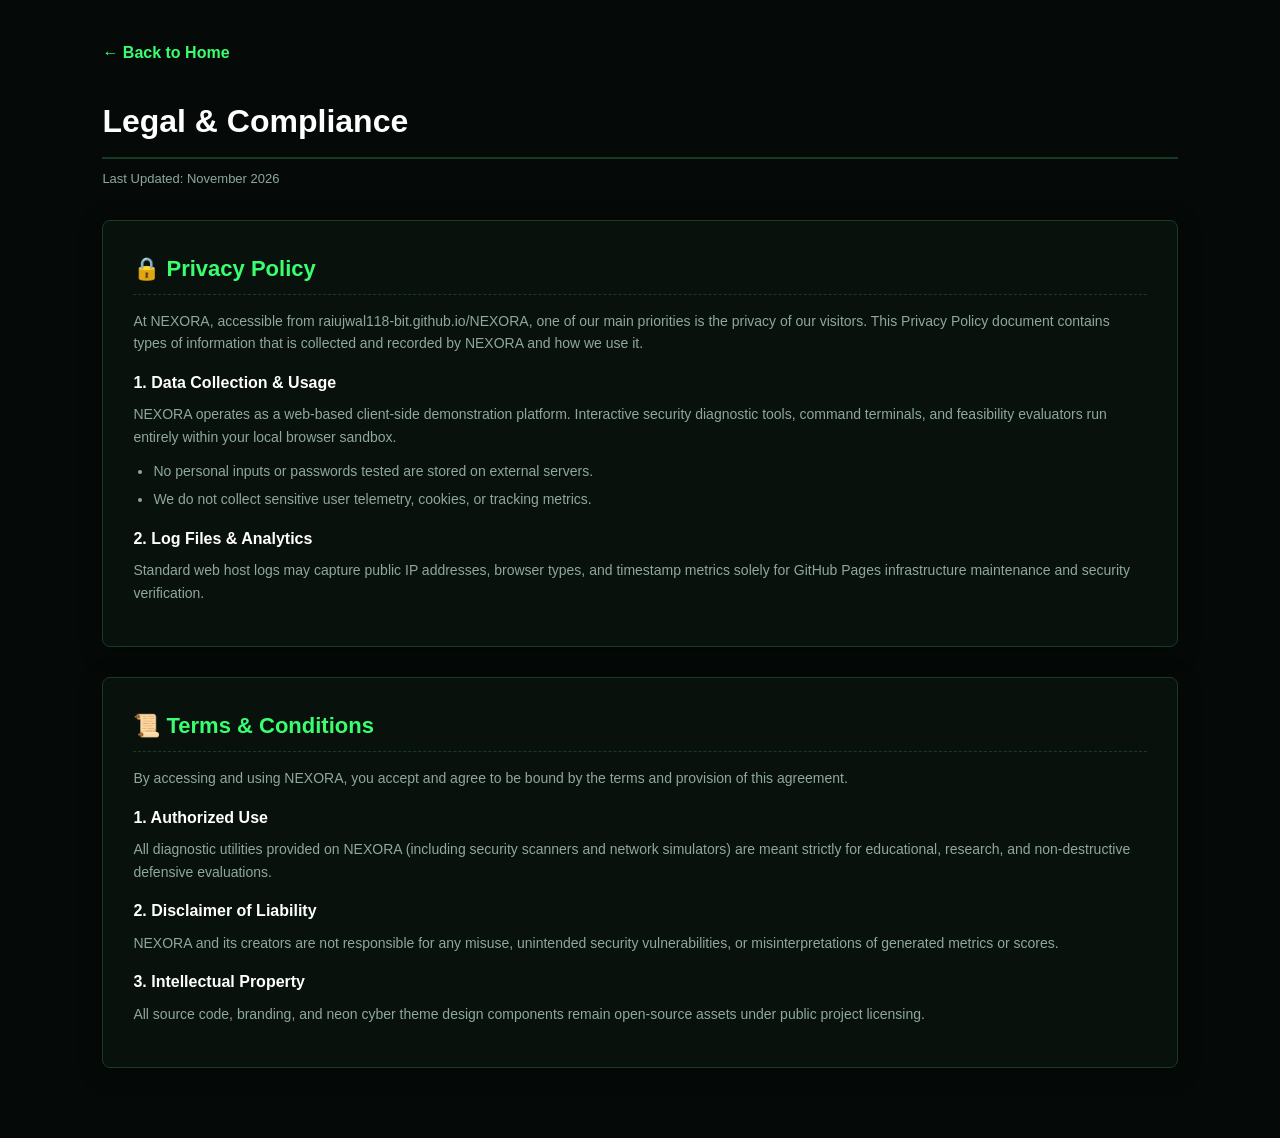
<file: privacy-terms.html>
<!DOCTYPE html>
<html lang="en">
<head>
    <meta charset="UTF-8">
    <meta name="viewport" content="width=device-width, initial-scale=1.0">
    <title>Privacy Policy & Terms | NEXORA</title>
    <style>
        * { margin: 0; padding: 0; box-sizing: border-box; }
        body { background: #050a08; color: #eaffea; font-family: Arial, sans-serif; min-height: 100vh; padding: 40px 8%; line-height: 1.6; }
        .back-btn { display: inline-block; color: #39ff70; text-decoration: none; margin-bottom: 30px; font-weight: bold; }
        .back-btn:hover { text-decoration: underline; }
        h1 { font-size: 32px; color: #ffffff; margin-bottom: 10px; border-bottom: 2px solid #173b25; padding-bottom: 10px; }
        .last-updated { color: #8fa89b; font-size: 13px; margin-bottom: 30px; }
        
        .doc-card { background: #08110c; border: 1px solid #173b25; border-radius: 8px; padding: 30px; margin-bottom: 30px; box-shadow: 0 4px 20px rgba(0,0,0,0.5); }
        .doc-card h2 { color: #39ff70; font-size: 22px; margin-bottom: 15px; border-bottom: 1px dashed #173b25; padding-bottom: 8px; }
        .doc-card h3 { color: #ffffff; font-size: 16px; margin-top: 15px; margin-bottom: 8px; }
        .doc-card p { color: #8fa89b; font-size: 14px; margin-bottom: 12px; }
        .doc-card ul { margin-left: 20px; color: #8fa89b; font-size: 14px; margin-bottom: 12px; }
        .doc-card li { margin-bottom: 6px; }
    </style>
</head>
<body>
    <a href="index.html" class="back-btn">&#8592; Back to Home</a>
    <h1>Legal & Compliance</h1>
    <div class="last-updated">Last Updated: November 2026</div>

    <div class="doc-card">
        <h2>🔒 Privacy Policy</h2>
        <p>At NEXORA, accessible from raiujwal118-bit.github.io/NEXORA, one of our main priorities is the privacy of our visitors. This Privacy Policy document contains types of information that is collected and recorded by NEXORA and how we use it.</p>
        
        <h3>1. Data Collection & Usage</h3>
        <p>NEXORA operates as a web-based client-side demonstration platform. Interactive security diagnostic tools, command terminals, and feasibility evaluators run entirely within your local browser sandbox.</p>
        <ul>
            <li>No personal inputs or passwords tested are stored on external servers.</li>
            <li>We do not collect sensitive user telemetry, cookies, or tracking metrics.</li>
        </ul>

        <h3>2. Log Files & Analytics</h3>
        <p>Standard web host logs may capture public IP addresses, browser types, and timestamp metrics solely for GitHub Pages infrastructure maintenance and security verification.</p>
    </div>

    <div class="doc-card">
        <h2>📜 Terms & Conditions</h2>
        <p>By accessing and using NEXORA, you accept and agree to be bound by the terms and provision of this agreement.</p>
        
        <h3>1. Authorized Use</h3>
        <p>All diagnostic utilities provided on NEXORA (including security scanners and network simulators) are meant strictly for educational, research, and non-destructive defensive evaluations.</p>

        <h3>2. Disclaimer of Liability</h3>
        <p>NEXORA and its creators are not responsible for any misuse, unintended security vulnerabilities, or misinterpretations of generated metrics or scores.</p>

        <h3>3. Intellectual Property</h3>
        <p>All source code, branding, and neon cyber theme design components remain open-source assets under public project licensing.</p>
    </div>
</body>
</html>
</file>
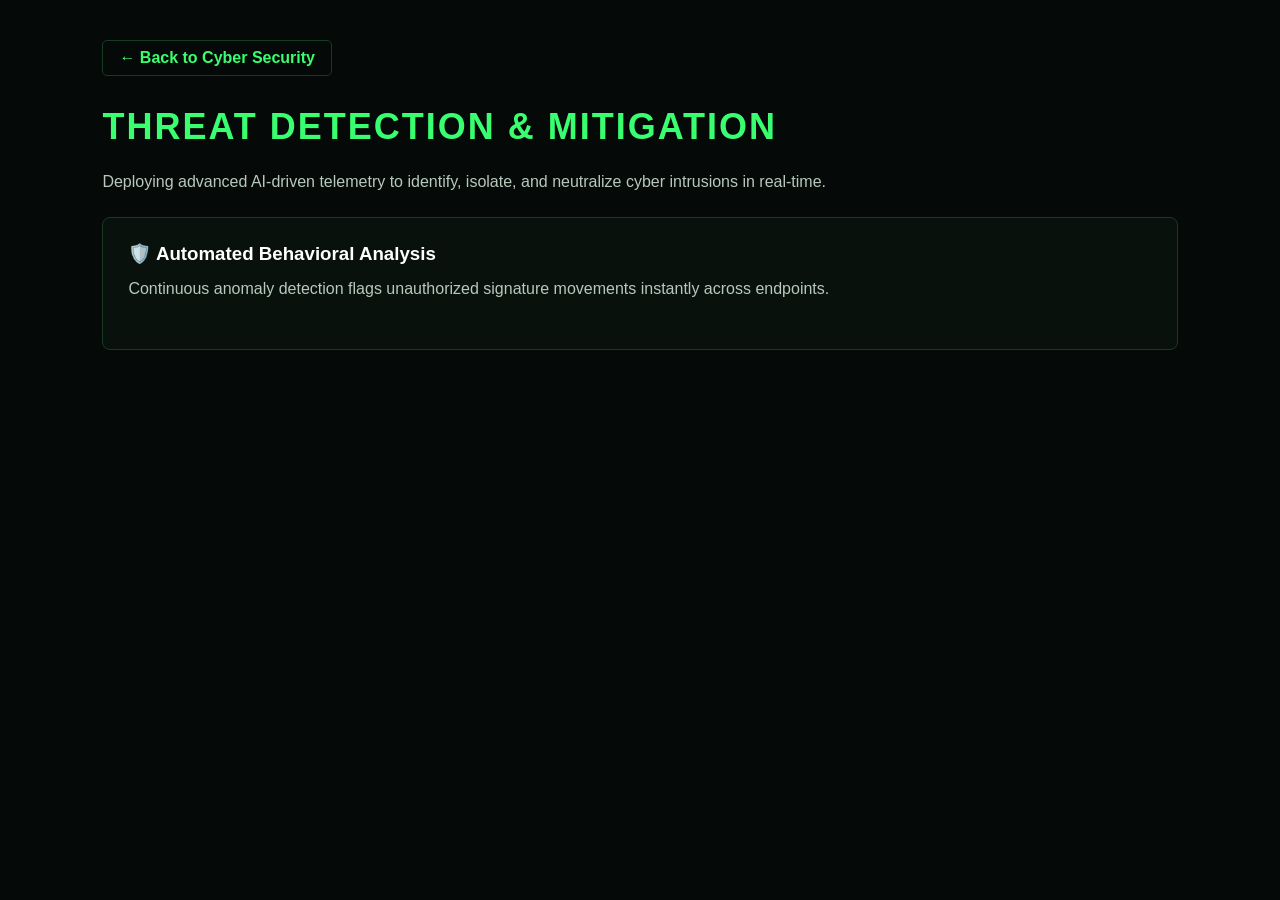
<file: threat-detection.html>
<!DOCTYPE html>
<html lang="en">
<head>
    <meta charset="UTF-8">
    <meta name="viewport" content="width=device-width, initial-scale=1.0">
    <title>Threat Detection & Mitigation | NEXORA</title>
    <style>
        * { margin: 0; padding: 0; box-sizing: border-box; }
        body { background: #050a08; color: #eaffea; font-family: Arial, sans-serif; min-height: 100vh; padding: 40px 8%; }
        .back-btn { display: inline-block; color: #39ff70; text-decoration: none; margin-bottom: 30px; font-weight: bold; border: 1px solid #173b25; padding: 8px 16px; border-radius: 5px; }
        .back-btn:hover { background: rgba(57, 255, 112, 0.1); }
        h1 { color: #39ff70; font-size: 36px; margin-bottom: 20px; letter-spacing: 2px; }
        p { color: #b7c9bc; line-height: 1.8; font-size: 16px; margin-bottom: 20px; }
        .box { background: #08110c; border: 1px solid #173b25; padding: 25px; border-radius: 8px; margin-top: 20px; }
        .box h3 { color: #ffffff; margin-bottom: 10px; }
    </style>
</head>
<body>
    <a href="cyber-security.html" class="back-btn">← Back to Cyber Security</a>
    <h1>THREAT DETECTION & MITIGATION</h1>
    <p>Deploying advanced AI-driven telemetry to identify, isolate, and neutralize cyber intrusions in real-time.</p>
    <div class="box">
        <h3>🛡️ Automated Behavioral Analysis</h3>
        <p>Continuous anomaly detection flags unauthorized signature movements instantly across endpoints.</p>
    </div>
</body>
</html>
</file>
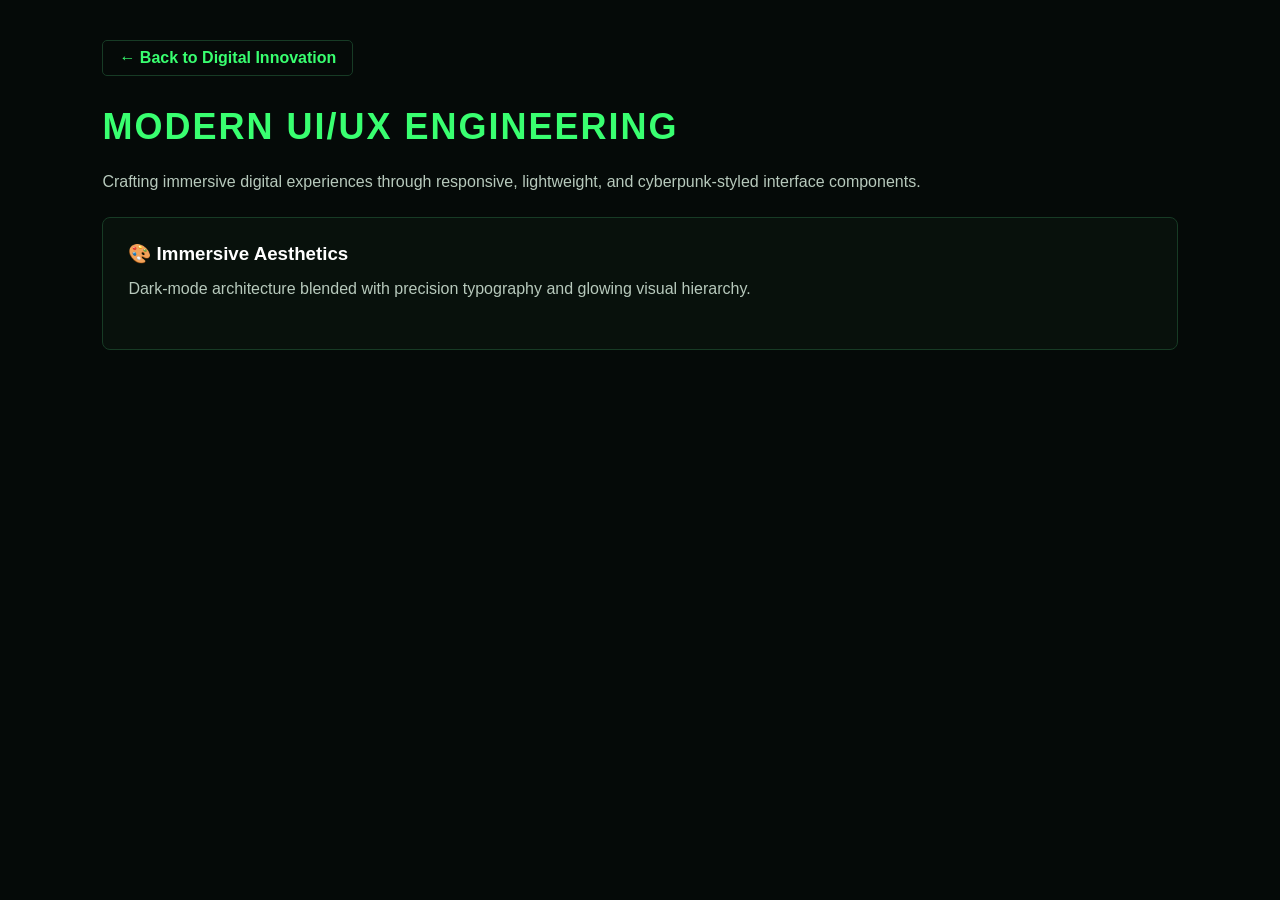
<file: ui-ux.html>
<!DOCTYPE html>
<html lang="en">
<head>
    <meta charset="UTF-8">
    <meta name="viewport" content="width=device-width, initial-scale=1.0">
    <title>Modern UI/UX Engineering | NEXORA</title>
    <style>
        * { margin: 0; padding: 0; box-sizing: border-box; }
        body { background: #050a08; color: #eaffea; font-family: Arial, sans-serif; min-height: 100vh; padding: 40px 8%; }
        .back-btn { display: inline-block; color: #39ff70; text-decoration: none; margin-bottom: 30px; font-weight: bold; border: 1px solid #173b25; padding: 8px 16px; border-radius: 5px; }
        .back-btn:hover { background: rgba(57, 255, 112, 0.1); }
        h1 { color: #39ff70; font-size: 36px; margin-bottom: 20px; letter-spacing: 2px; }
        p { color: #b7c9bc; line-height: 1.8; font-size: 16px; margin-bottom: 20px; }
        .box { background: #08110c; border: 1px solid #173b25; padding: 25px; border-radius: 8px; margin-top: 20px; }
        .box h3 { color: #ffffff; margin-bottom: 10px; }
    </style>
</head>
<body>
    <a href="digital-innovation.html" class="back-btn">← Back to Digital Innovation</a>
    <h1>MODERN UI/UX ENGINEERING</h1>
    <p>Crafting immersive digital experiences through responsive, lightweight, and cyberpunk-styled interface components.</p>
    <div class="box">
        <h3>🎨 Immersive Aesthetics</h3>
        <p>Dark-mode architecture blended with precision typography and glowing visual hierarchy.</p>
    </div>
</body>
</html>
</file>
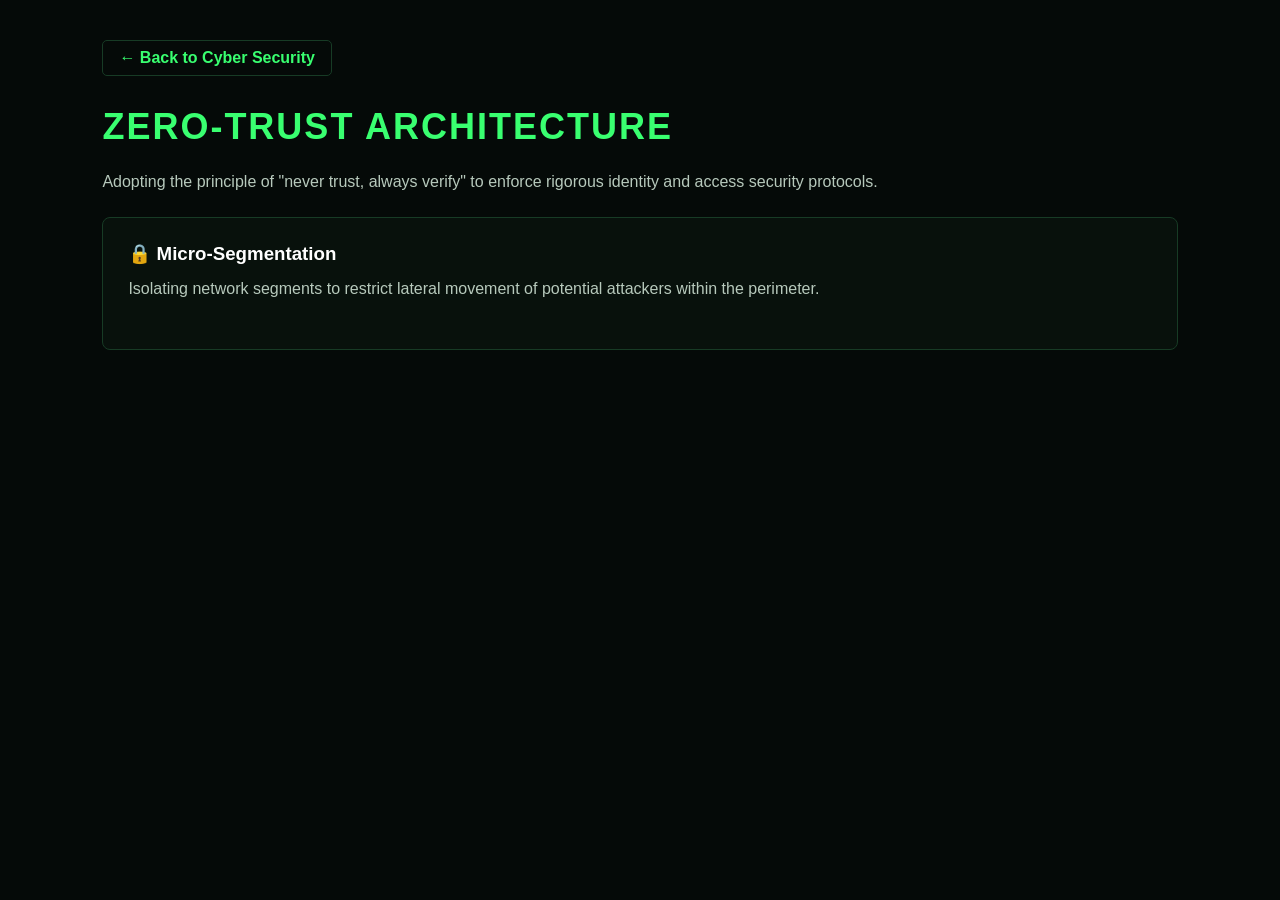
<file: zero-trust.html>
<!DOCTYPE html>
<html lang="en">
<head>
    <meta charset="UTF-8">
    <meta name="viewport" content="width=device-width, initial-scale=1.0">
    <title>Zero-Trust Architecture | NEXORA</title>
    <style>
        * { margin: 0; padding: 0; box-sizing: border-box; }
        body { background: #050a08; color: #eaffea; font-family: Arial, sans-serif; min-height: 100vh; padding: 40px 8%; }
        .back-btn { display: inline-block; color: #39ff70; text-decoration: none; margin-bottom: 30px; font-weight: bold; border: 1px solid #173b25; padding: 8px 16px; border-radius: 5px; }
        .back-btn:hover { background: rgba(57, 255, 112, 0.1); }
        h1 { color: #39ff70; font-size: 36px; margin-bottom: 20px; letter-spacing: 2px; }
        p { color: #b7c9bc; line-height: 1.8; font-size: 16px; margin-bottom: 20px; }
        .box { background: #08110c; border: 1px solid #173b25; padding: 25px; border-radius: 8px; margin-top: 20px; }
        .box h3 { color: #ffffff; margin-bottom: 10px; }
    </style>
</head>
<body>
    <a href="cyber-security.html" class="back-btn">← Back to Cyber Security</a>
    <h1>ZERO-TRUST ARCHITECTURE</h1>
    <p>Adopting the principle of "never trust, always verify" to enforce rigorous identity and access security protocols.</p>
    <div class="box">
        <h3>🔒 Micro-Segmentation</h3>
        <p>Isolating network segments to restrict lateral movement of potential attackers within the perimeter.</p>
    </div>
</body>
</html>
</file>
